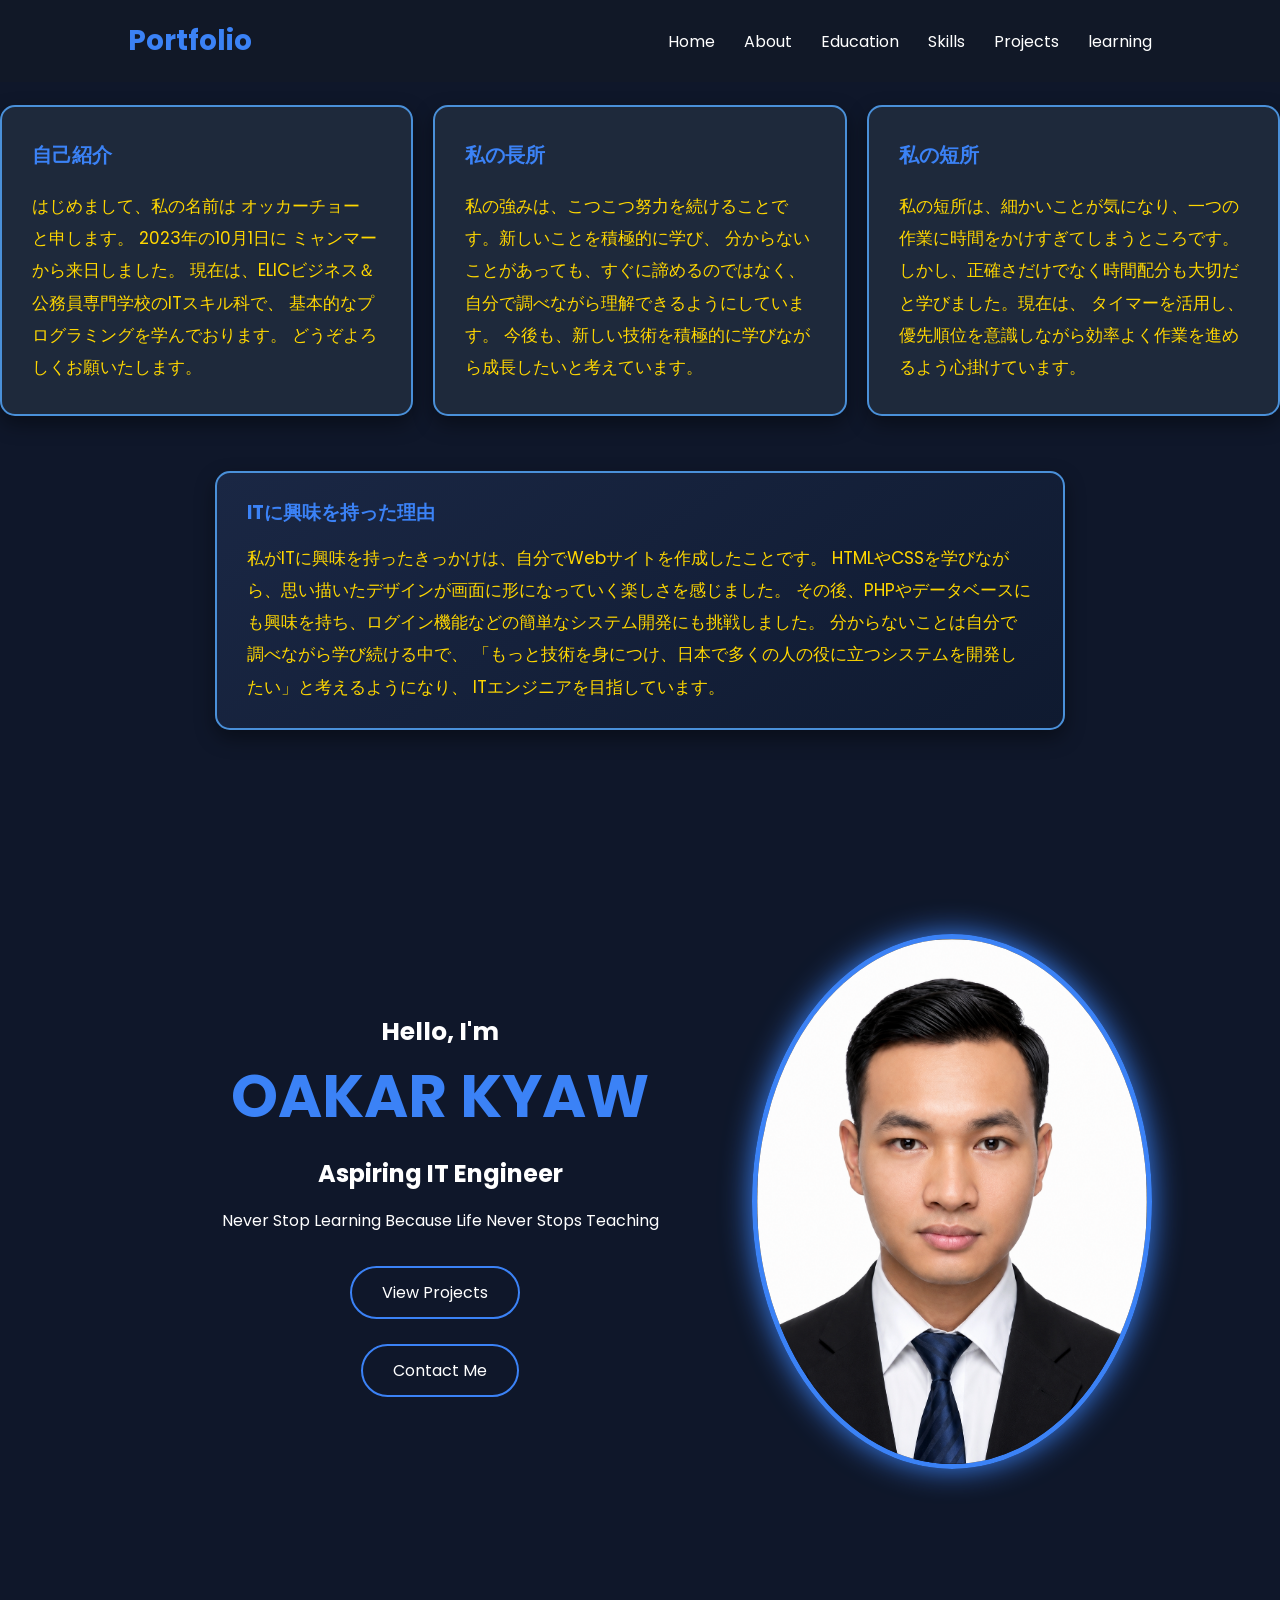
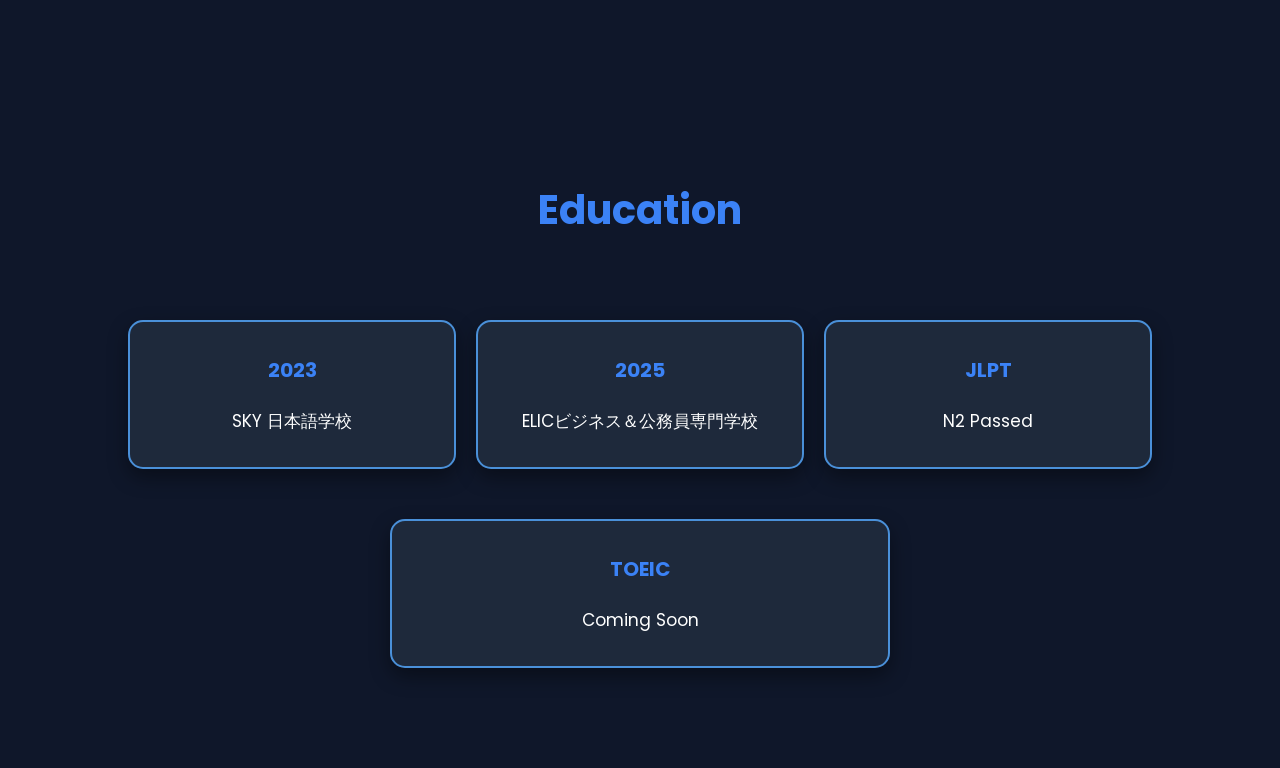
<file: index.html>
﻿<!DOCTYPE html>
<html lang="en">
<head>
	<meta charset="UTF-8">
	<meta name="viewport" content="width=device-width, initial-scale=1.0">
	<title>OAKAR KYAW | Portfolio</title>
	<link rel="stylesheet" href="style.css">
	<link rel="preconnect" href="https://fonts.googleapis.com">
	<link href="https://fonts.googleapis.com/css2?family=Poppins:wght@300;500;700&display=swap" rel="stylesheet">
</head>
<body>

<header>
	<div class="logo">Portfolio</div>

	<nav>
		<a href="#home">Home</a>
		<a href="My_Pofiolio.pdf" target="_blank">About</a>
		<a href="mygrades.pdf" target="_blank">Education</a>
		<a href="https://github.com/oakar25-sys/php-loginsystem-practices/blob/main/mywebsite.php">Skills</a>
		<a href="#projects">Projects</a>
		<a href="https://www.youtube.com/@MSquareProgramming" target="_blank">learning</a>
	</nav>
</header>

<br><br><br>

<div class="timeline">
	<div class="card">
		<h3>自己紹介</h3>
		<p style="color:gold;">
		はじめまして、私の名前は オッカーチョー と申します。
		2023年の10月1日に ミャンマーから来日しました。
		現在は、ELICビジネス＆公務員専門学校のITスキル科で、
		基本的なプログラミングを学んでおります。
		どうぞよろしくお願いたします。
		</p>
	</div>

	<div class="card">
		<h3>私の長所</h3>
		<p style="color:gold;">
		私の強みは、こつこつ努力を続けることです。新しいことを積極的に学び、
		分からないことがあっても、すぐに諦めるのではなく、
		自分で調べながら理解できるようにしています。
		今後も、新しい技術を積極的に学びながら成長したいと考えています。
		</p>
	</div>

	<div class="card">
	<h3>私の短所</h3>
		<p style="color:gold;">
		私の短所は、細かいことが気になり、一つの作業に時間をかけすぎてしまうところです。
		しかし、正確さだけでなく時間配分も大切だと学びました。現在は、
		タイマーを活用し、優先順位を意識しながら効率よく作業を進めるよう心掛けています。
		</p>
	</div>
</div>

<br>

<div class="info-box">
	<h3 >ITに興味を持った理由</h3>
		<p>
		私がITに興味を持ったきっかけは、自分でWebサイトを作成したことです。
		HTMLやCSSを学びながら、思い描いたデザインが画面に形になっていく楽しさを感じました。
		その後、PHPやデータベースにも興味を持ち、ログイン機能などの簡単なシステム開発にも挑戦しました。
		分からないことは自分で調べながら学び続ける中で、
		「もっと技術を身につけ、日本で多くの人の役に立つシステムを開発したい」と考えるようになり、
		ITエンジニアを目指しています。
	</p>
</div>
<br>
<div style="clear: both;text-align:center; width:100%;">

<section id="home" class="hero">
	<div class="content">
		<h3>Hello, I'm</h3>

		<h1>OAKAR KYAW</h1>
		<h2>Aspiring IT Engineer</h2>

		<p>
			Never Stop Learning Because Life Never Stops Teaching
		</p>
			<a href="https://github.com/oakar25-sys?tab=repositories" class="btn" target="_blank">View Projects</a>
		<br><br>
		<a href="mailto:oakar1162@gmail.com" class="btn2">Contact Me</a>
	</div>

	<div class="image">
		<img src="profile.png" alt="profile">
	</div>
</section>
</div>
<br>

<section id="education" class="education">
	<h2>Education</h2>
	<div class="timeline">
		<div class="card">
			<h3>2023</h3>
			<p>SKY 日本語学校</p>
		</div>

		<div class="card">
			<h3>2025</h3>
			<p>ELICビジネス＆公務員専門学校</p>
		</div>

		<div class="card">
			<h3>JLPT</h3>
			<p>N2 Passed</p>
		</div>

		<div class="card">
			<h3>TOEIC</h3>
		<p>Coming Soon</p>
</section>
</body>
</html>
</file>
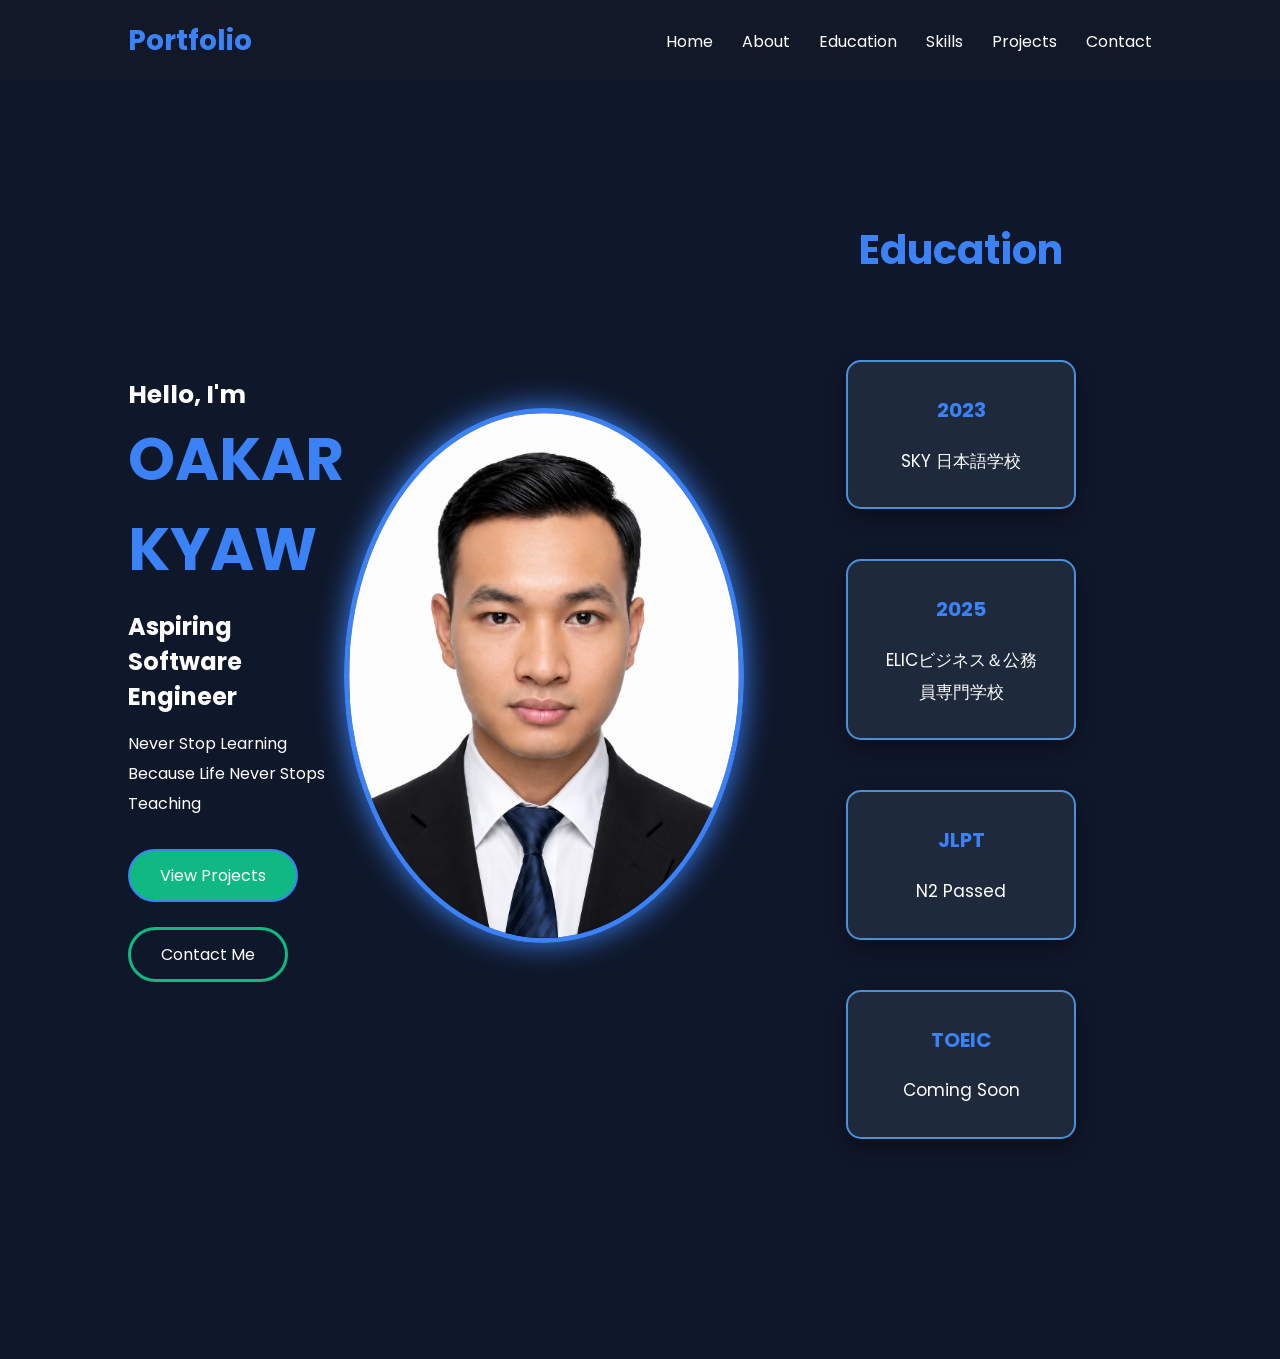
<file: portfolio website.html>
﻿<!DOCTYPE html>
<html lang="en">
<head>
	<meta charset="UTF-8">
	<meta name="viewport" content="width=device-width, initial-scale=1.0">
	<title>OAKAR KYAW | Portfolio</title>
	<link rel="stylesheet" href="style.css">
	<link rel="preconnect" href="https://fonts.googleapis.com">
	<link href="https://fonts.googleapis.com/css2?family=Poppins:wght@300;500;700&display=swap" rel="stylesheet">
</head>
<body>

<header>
	<div class="logo">Portfolio</div>

	<nav>
		<a href="#home">Home</a>
		<a href="#about">About</a>
		<a href="#education">Education</a>
		<a href="#skills">Skills</a>
		<a href="#projects">Projects</a>
		<a href="#contact">Contact</a>
	</nav>
</header>

<section id="home" class="hero">
<div class="content">
		<h3>Hello, I'm</h3>

		<h1>OAKAR KYAW</h1>
		<h2>Aspiring Software Engineer</h2>

		<p>
			Never Stop Learning Because Life Never Stops Teaching
		</p>
			<a href="https://github.com/oakar25-sys?tab=repositories" class="btn" target="_blank">View Projects</a>
		<br><br>
		<a href="mailto:oakar1162@gmail.com" class="btn2">Contact Me</a>
</div>

<div class="image">
	<img src="profile.png" alt="profile">
</div>


<style>
*{
	margin:0;
	padding:0;
	box-sizing:border-box;
	font-family:Poppins,sans-serif;
}

body{
	background:#0f172a;
	color:white;
}

header{
	display:flex;
	justify-content:space-between;
	align-items:center;
	padding:20px 10%;
	background:#111827;
	position:fixed;
	width:100%;
}

.logo{

	font-size:28px;
	color:#3b82f6;
	font-weight:bold;
}

nav a{
	color:white;
	text-decoration:none;
	margin-left:25px;
	transition:.3s;
}

nav a:hover{
	color:#3b82f6;
}

.hero{
	display:flex;
	justify-content:space-between;
	align-items:center;
	min-height:100vh;
	padding:120px 10%;
}
.content{
	width:50%;
}
.content h3{
	font-size:25px;
}
.content h1{
	font-size:60px;
	color:#3b82f6;
}
.content h2{
	margin:15px 0;
}
.content p{
	margin-bottom:30px;
	line-height:30px;
}
.btn{
	display:inline-block;
	background:#10b981;
	color:white;
	padding:12px 30px;
	border-radius:30px;
	text-decoration:none;
	margin-right:10px;
}
.btn2{
	display:inline-block;
	border:3px solid #10b981;
	color:white;
	padding:12px 30px;
	border-radius:30px;
	text-decoration:none;
}
.btn:hover{
	background:#2563eb;
}
.btn2:hover{
	background:#3b82f6;
}
.image img{
	width:400px;
	border-radius:50%;
	border:5px solid #3b82f6;
	box-shadow:0 0 30px #3b82f6;
}
</style>

<section id="education" class="education">

	<h2>Education</h2>

	<div class="timeline">

	<div class="card">
		<h3>2023</h3>
		<p>SKY 日本語学校</p>
	</div>

	<div class="card">
		<h3>2025</h3>
		<p>ELICビジネス＆公務員専門学校</p>
	</div>

	<div class="card">
		<h3>JLPT</h3>
		<p>N2 Passed</p>
	</div>

	<div class="card">
		<h3>TOEIC</h3>
	<p>Coming Soon</p>
		</div>

		</div>

<style>
.education{
	padding:100px 10%;
	text-align:center;
}
.education h2{
	color:#3b82f6;
	font-size:40px;
	margin-bottom:50px;
}
.timeline{
	display:flex;
	justify-content:space-between;
	flex-wrap:wrap;
	gap:20px;
}
.card{
	background:#1e293b;
	width:230px;
	padding:30px;
	border-radius:15px;
	transition:.4s;
}
.card:hover{
	transform:translateY(-10px);
	box-shadow:0 0 20px #3b82f6;
}
.card h3{
	color:#3b82f6;
	margin-bottom:15px;
}

<br>
	<a href="logout.php">Logout</a>

</style>
</section>
</body>
</html>
</file>
<file: style.css>
.card {
	#FFD966; font-size: 17px; line-height: 1.9;
	flex: 1 1 300px;
	max-width: 500px;
	background: linear-gradient(145deg, #1a2744, #0f1a30);
	border: 2px solid #4a90d9;
	border-radius: 15px;
	padding: 25px 30px;
	box-shadow: 0 8px 20px rgba(0,0,0,0.4);
	margin: 30px auto 0;

}
.info-box h3{
	color:#3b82f6;
	margin-bottom:15px;
}

.info-box p{
	color: gold;
	#FFD966; font-size: 17px; line-height: 1.9; margin: 0;
}
.info-box:hover{
	transform:translateY(-10px);
	box-shadow:0 0 20px #3b82f6;
}
.info-box{	
	background: linear-gradient(145deg, #1a2744, #0f1a30);
	border: 2px solid #4a90d9;
	border-radius: 15px;
	padding: 25px 30px;
	box-shadow: 0 8px 20px rgba(0,0,0,0.4);
	max-width: 850px;
	margin: 30px auto 0;
}


*{
	margin:0;
	padding:0;
	box-sizing:border-box;
	font-family:Poppins,sans-serif;
}
	
.body{
	background:#0f172a;
	color:white;
}

*{
	margin:0;
	padding:0;
	box-sizing:border-box;
	font-family:Poppins,sans-serif;
	}

	body{
		background:#0f172a;
		color:white;
	}

	header{
		display:flex;
		justify-content:space-between;
		align-items:center;
		padding:20px 10%;
		background:#111827;
		position:fixed;
		width:100%;
}

.logo{
	font-size:28px;
	color:#3b82f6;
	font-weight:bold;
}

nav a{
	color:white;
	text-decoration:none;
	margin-left:25px;
	transition:.3s;
}

nav a:hover{
	color:#3b82f6;
}

.hero{
	display:flex;
	justify-content:space-between;
	align-items:center;
	min-height:100vh;
	padding:120px 10%;
}
.content{
	width:80%;
}
	.content h3{
	font-size:25px;
}
.content h1{
	font-size:60px;
	color:#3b82f6;
}
.content h2{
	margin:15px 0;
}
.content p{
	margin-bottom:30px;
	line-height:30px;
}
.btn{
	display:inline-block;
	border:2px solid #3b82f6;
	color:white;
	padding:12px 30px;
	border-radius:30px;
	text-decoration:none;
	margin-right:10px;
}
.btn2{
	display:inline-block;
	border:2px solid #3b82f6;
	color:white;
	padding:12px 30px;
	border-radius:30px;
	text-decoration:none;
}
.btn:hover{
	background:#3b82f6;
}

.btn2:hover{
	background:#3b82f6;
}
.image img{
	width:400px;
	border-radius:50%;
	border:5px solid #3b82f6;
	box-shadow:0 0 30px #3b82f6;
}

.education{
	padding:100px 10%;
	text-align:center;
}
.education h2{
	color:#3b82f6;
	font-size:40px;
	margin-bottom:50px;
}
.timeline{
	display:flex;
	flex-direction:row;
	justify-content: center;
	align-items: center;
	flex-wrap:wrap;
	gap:20px;
}
.card{
	background:#1e293b;
	width:230px;
	padding:30px;
	border-radius:15px;
	transition:.4s;

}
.card:hover{
	transform:translateY(-10px);
	box-shadow:0 0 20px #3b82f6;
}

.card h3{
	color:#3b82f6;
	margin-bottom:15px;
}
.timeline {
	display: flex;
	flex-wrap: wrap;
	gap: 20px;
	justify-content: center;
}
</file>
